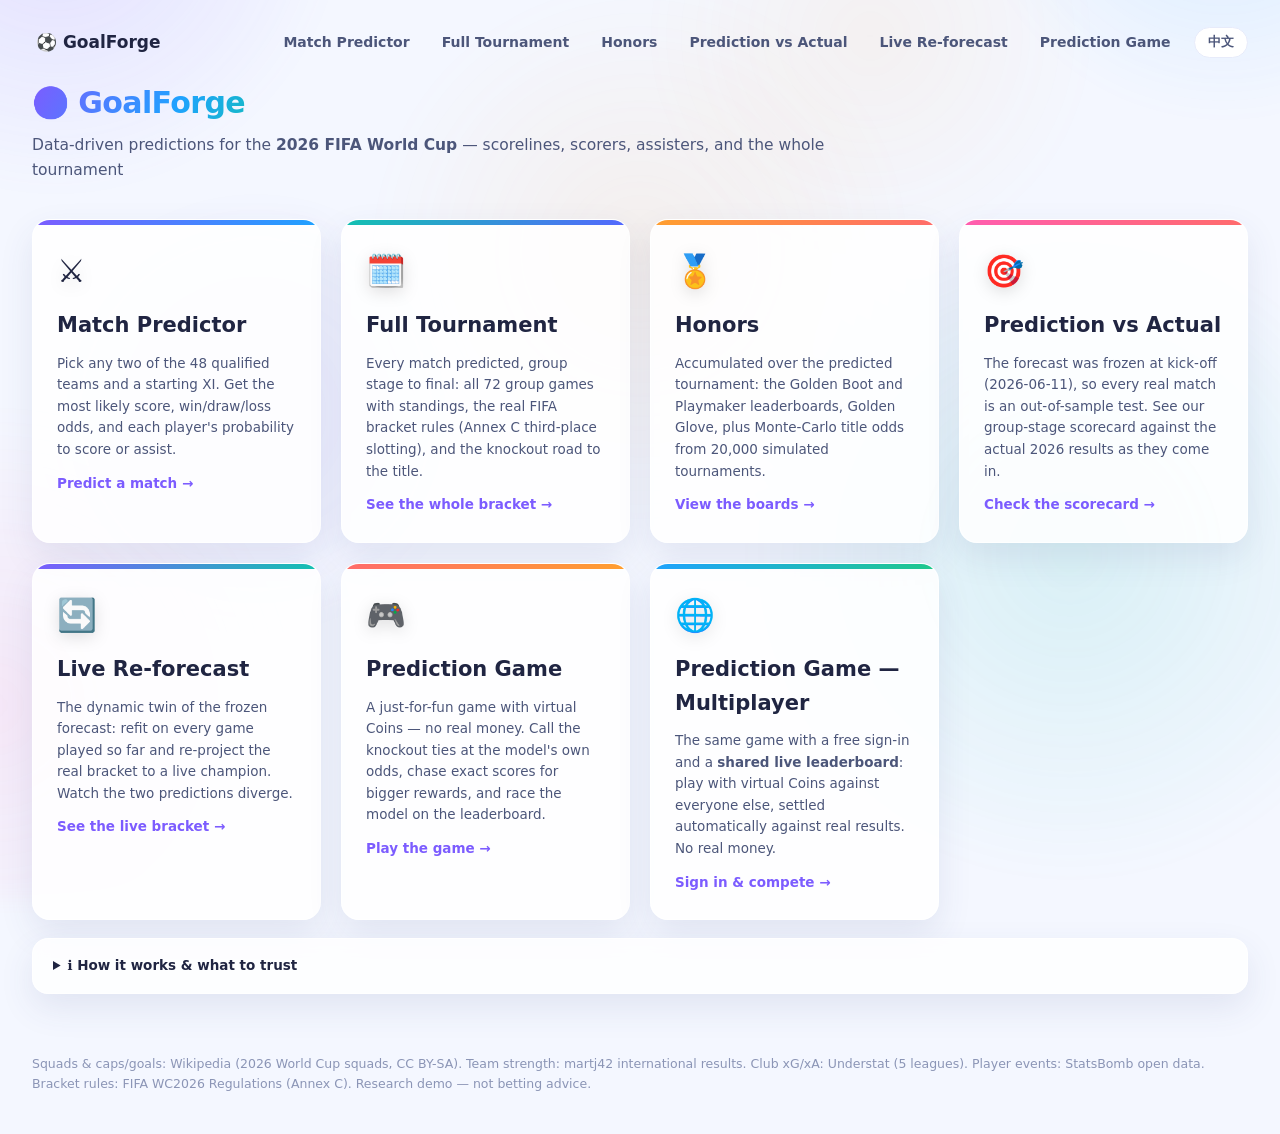
<file: public/index.html>
<!doctype html>
<html lang="en">
<head>
  <meta charset="utf-8"/>
  <meta name="viewport" content="width=device-width, initial-scale=1"/>
  <title>GoalForge ⚽ — 2026 World Cup Predictions</title>
  <link rel="stylesheet" href="style.css"/>
</head>
<body>
  <header>
    <nav class="nav">
      <a class="brand" href="/">⚽ GoalForge</a>
      <a href="match.html">Match Predictor</a>
      <a href="tournament.html">Full Tournament</a>
      <a href="honors.html">Honors</a>
      <a href="compare.html">Prediction vs Actual</a>
      <a href="live.html">Live Re-forecast</a>
      <a href="game.html">Prediction Game</a>
    </nav>
    <h1><span class="grad-text">⚽ GoalForge</span></h1>
    <p class="sub" data-i18n="sub.index">Data-driven predictions for the <b>2026 FIFA World Cup</b> — scorelines, scorers, assisters, and the whole tournament</p>
  </header>

  <main>
    <div class="home-cards">
      <a class="home-card" href="match.html">
        <div class="hc-emoji">⚔️</div>
        <h2>Match Predictor</h2>
        <p>Pick any two of the 48 qualified teams and a starting XI. Get the most likely score,
           win/draw/loss odds, and each player's probability to score or assist.</p>
        <span class="hc-go">Predict a match →</span>
      </a>
      <a class="home-card" href="tournament.html">
        <div class="hc-emoji">🗓️</div>
        <h2>Full Tournament</h2>
        <p>Every match predicted, group stage to final: all 72 group games with standings, the
           real FIFA bracket rules (Annex C third-place slotting), and the knockout road to the title.</p>
        <span class="hc-go">See the whole bracket →</span>
      </a>
      <a class="home-card" href="honors.html">
        <div class="hc-emoji">🏅</div>
        <h2>Honors</h2>
        <p>Accumulated over the predicted tournament: the Golden Boot and Playmaker leaderboards,
           Golden Glove, plus Monte-Carlo title odds from 20,000 simulated tournaments.</p>
        <span class="hc-go">View the boards →</span>
      </a>
      <a class="home-card" href="compare.html">
        <div class="hc-emoji">🎯</div>
        <h2>Prediction vs Actual</h2>
        <p>The forecast was frozen at kick-off (2026-06-11), so every real match is an out-of-sample
           test. See our group-stage scorecard against the actual 2026 results as they come in.</p>
        <span class="hc-go">Check the scorecard →</span>
      </a>
      <a class="home-card" href="live.html">
        <div class="hc-emoji">🔄</div>
        <h2>Live Re-forecast</h2>
        <p>The dynamic twin of the frozen forecast: refit on every game played so far and
           re-project the real bracket to a live champion. Watch the two predictions diverge.</p>
        <span class="hc-go">See the live bracket →</span>
      </a>
      <a class="home-card" href="game.html">
        <div class="hc-emoji">🎮</div>
        <h2>Prediction Game</h2>
        <p>A just-for-fun game with virtual Coins — no real money. Call the knockout ties at the
           model's own odds, chase exact scores for bigger rewards, and race the model on the leaderboard.</p>
        <span class="hc-go">Play the game →</span>
      </a>
      <a class="home-card" href="game-online.html">
        <div class="hc-emoji">🌐</div>
        <h2>Prediction Game — Multiplayer</h2>
        <p>The same game with a free sign-in and a <b>shared live leaderboard</b>: play with virtual
           Coins against everyone else, settled automatically against real results. No real money.</p>
        <span class="hc-go">Sign in &amp; compete →</span>
      </a>
    </div>

    <details class="method">
      <summary>ℹ️ How it works &amp; what to trust</summary>
      <div class="mnote">
        <p>Win/draw/loss odds come from a 50/50 blend of a time-decayed <b>Dixon-Coles</b> model and a
        <b>gradient-boosting</b> outcome model — the lowest-error combination in a walk-forward
        bake-off over 11 major tournaments (2014-2024). Scorelines and player scoring/assist
        attribution stay Dixon-Coles, with player rates blending international records, club xG/xA,
        and position priors. The full-tournament page walks the single <b>most likely path</b>
        through the real 2026 format; the honors page adds <b>Monte-Carlo</b> probabilities from
        thousands of simulated tournaments. Hosts get a deliberately down-weighted home edge.
        Every layer is trained only on data from before the tournament kicked off (2026-06-11) —
        a genuine pre-tournament forecast, not betting advice.</p>
      </div>
    </details>
  </main>

  <footer>
    Squads &amp; caps/goals: Wikipedia (2026 World Cup squads, CC BY-SA). Team strength: martj42
    international results. Club xG/xA: Understat (5 leagues). Player events: StatsBomb open data.
    Bracket rules: FIFA WC2026 Regulations (Annex C). Research demo — not betting advice.
  </footer>
  <script src="i18n.js"></script>
</body>
</html>
</file>
<file: public/style.css>
/* ============================================================================
   GoalForge — bright, colourful, soft theme
   Light base + slow pastel mesh background, frosted white cards, gradient
   accents, and gentle entry / hover / bar animations across every page.
   ============================================================================ */
:root {
  --bg: #f4f7ff;
  --ink: #202542;
  --ink-soft: #4c567a;
  --mut: #8b95b6;
  --line: #e7ebfa;
  --card: #ffffff;

  --violet: #7c5cff;  --indigo: #5566ff;  --sky: #1fa2ff;
  --teal: #12c2b0;    --green: #1fc98a;   --amber: #ff9f2e;
  --coral: #ff6b6b;   --pink: #ff5db1;    --gold: #f7b733;

  --grad: linear-gradient(135deg, var(--violet), var(--sky));
  --grad-warm: linear-gradient(135deg, var(--amber), var(--coral));
  --grad-cool: linear-gradient(135deg, var(--teal), var(--indigo));
  --grad-festive: linear-gradient(120deg, #7c5cff, #1fa2ff 35%, #12c2b0 60%, #ff9f2e 85%, #ff5db1);

  --shadow-sm: 0 2px 10px rgba(60,72,130,.06);
  --shadow: 0 14px 34px rgba(60,72,130,.10);
  --shadow-lg: 0 24px 60px rgba(60,72,130,.18);
  --radius: 16px;
  --maxw: 1480px;              /* desktop-first: fill wide monitors instead of a narrow column */
}
* { box-sizing: border-box; }
html { scroll-behavior: smooth; }
body {
  margin: 0; color: var(--ink); background: var(--bg);
  font: 15.5px/1.6 "Segoe UI", system-ui, -apple-system, Roboto, "Helvetica Neue", sans-serif;
  -webkit-font-smoothing: antialiased; position: relative; overflow-x: hidden; min-height: 100vh;
}
/* --- animated pastel mesh background (no HTML / no external assets) --- */
body::before, body::after {
  content: ""; position: fixed; inset: -20% -10% auto -10%; height: 120vh; z-index: -1;
  pointer-events: none; filter: blur(10px); opacity: .55;
}
body::before {
  background:
    radial-gradient(38vw 38vw at 12% 8%, rgba(124,92,255,.28), transparent 60%),
    radial-gradient(34vw 34vw at 88% 4%, rgba(31,162,255,.24), transparent 60%),
    radial-gradient(42vw 42vw at 78% 68%, rgba(18,194,176,.22), transparent 62%),
    radial-gradient(40vw 40vw at 8% 82%, rgba(255,93,177,.18), transparent 60%),
    radial-gradient(36vw 36vw at 50% 40%, rgba(255,159,46,.16), transparent 60%);
  animation: mesh 26s ease-in-out infinite alternate;
}
body::after {
  background: radial-gradient(30vw 30vw at 65% 20%, rgba(255,159,46,.12), transparent 60%),
              radial-gradient(30vw 30vw at 25% 55%, rgba(124,92,255,.12), transparent 60%);
  animation: mesh 34s ease-in-out infinite alternate-reverse;
}
@keyframes mesh {
  0%   { transform: translate3d(0,0,0) scale(1); }
  50%  { transform: translate3d(-3%, 2%, 0) scale(1.08); }
  100% { transform: translate3d(3%, -2%, 0) scale(1.04); }
}
@media (prefers-reduced-motion: reduce) {
  body::before, body::after { animation: none; }
  *, *::before, *::after { animation-duration: .001ms !important; scroll-behavior: auto; }
}

/* --- header & nav --- */
header { padding: 22px 32px 6px; max-width: var(--maxw); margin: 0 auto; }
.nav { display: flex; gap: 6px; align-items: center; flex-wrap: wrap; margin-bottom: 16px;
       font-size: 14px; font-weight: 600; }
.nav a { color: var(--ink-soft); text-decoration: none; padding: 7px 13px; border-radius: 999px;
         transition: background .18s, color .18s, box-shadow .18s; }
.nav a:hover { color: var(--ink); background: rgba(124,92,255,.10); }
.nav a.active { color: #fff; background: var(--grad); box-shadow: 0 6px 16px rgba(124,92,255,.35); }
.nav .brand { color: var(--ink); font-weight: 800; font-size: 17px; margin-right: auto; padding-left: 4px; }
.nav .brand:hover { background: transparent; }
h1 { margin: 0; font-size: 30px; font-weight: 800; letter-spacing: -.02em; }
.grad-text { background: var(--grad-festive); -webkit-background-clip: text; background-clip: text;
             color: transparent; background-size: 200% auto; animation: shine 8s linear infinite; }
@keyframes shine { to { background-position: 200% center; } }
.sub { margin: 6px 0 0; color: var(--ink-soft); max-width: 820px; }
main { max-width: var(--maxw); margin: 0 auto; padding: 12px 32px 52px; }
h2 { margin: 4px 0 14px; font-size: 21px; font-weight: 750; display: flex; align-items: center; gap: 8px; }
h3 { margin: 12px 0 6px; font-size: 13px; color: var(--mut); text-transform: uppercase;
     letter-spacing: .05em; font-weight: 700; }

/* --- generic surfaces --- */
.card, .controls, .results, .forecast, .method, .statstrip {
  background: rgba(255,255,255,.82); backdrop-filter: blur(8px);
  border: 1px solid rgba(255,255,255,.75); box-shadow: var(--shadow);
  border-radius: var(--radius); padding: 20px 22px; margin-top: 18px;
  animation: fadeUp .55s cubic-bezier(.2,.8,.2,1) both;
}
.card { position: relative; overflow: hidden; }
.card::before { content: ""; position: absolute; inset: 0 0 auto 0; height: 4px; background: var(--grad-festive); }
.results.hidden, .forecast.hidden { display: none; }
@keyframes fadeUp { from { opacity: 0; transform: translateY(16px); } to { opacity: 1; transform: none; } }
.reveal { animation: fadeUp .5s cubic-bezier(.2,.8,.2,1) both; }
.hint { color: var(--mut); font-size: 12.5px; margin: 8px 0 0; }
.err { color: var(--coral); font-weight: 600; }
.mut { color: var(--mut); }
.pill { display: inline-block; padding: 2px 12px; border-radius: 999px; font-size: 12px; font-weight: 600; }
.pill-soft { background: rgba(124,92,255,.12); color: var(--violet); }
.tag { font-size: 10px; font-weight: 800; padding: 1px 7px; border-radius: 999px; vertical-align: middle;
       text-transform: uppercase; letter-spacing: .03em; }
.tag-adv { background: rgba(31,201,138,.16); color: #12a06c; }

/* --- home hub --- */
.home-cards { display: grid; grid-template-columns: repeat(auto-fit, minmax(236px, 1fr)); gap: 20px; margin-top: 18px; }
.home-card { position: relative; display: flex; flex-direction: column; gap: 8px; overflow: hidden;
  background: rgba(255,255,255,.86); border: 1px solid rgba(255,255,255,.7); border-radius: 18px;
  padding: 26px 24px; color: var(--ink); text-decoration: none; box-shadow: var(--shadow);
  transition: transform .2s cubic-bezier(.2,.8,.2,1), box-shadow .2s; animation: fadeUp .6s both; }
.home-card::before { content: ""; position: absolute; inset: 0 0 auto 0; height: 5px; }
.home-card:nth-child(1)::before { background: var(--grad); }
.home-card:nth-child(2)::before { background: var(--grad-cool); }
.home-card:nth-child(3)::before { background: var(--grad-warm); }
.home-card:nth-child(4)::before { background: linear-gradient(135deg, var(--pink), var(--coral)); }
.home-card:nth-child(5)::before { background: linear-gradient(135deg, var(--violet), var(--teal)); }
.home-card:nth-child(6)::before { background: linear-gradient(135deg, var(--coral), var(--amber)); }
.home-card:nth-child(7)::before { background: linear-gradient(135deg, var(--sky), var(--green)); }
.home-card:nth-child(7) { animation-delay: .42s; }
.home-card:nth-child(2) { animation-delay: .07s; }
.home-card:nth-child(3) { animation-delay: .14s; }
.home-card:nth-child(4) { animation-delay: .21s; }
.home-card:nth-child(5) { animation-delay: .28s; }
.home-card:nth-child(6) { animation-delay: .35s; }
.home-card:nth-child(5) { animation-delay: .28s; }
.home-card:hover { transform: translateY(-6px); box-shadow: var(--shadow-lg); }
.home-card h2 { margin: 4px 0 2px; }
.home-card p { color: var(--ink-soft); font-size: 13.5px; margin: 0; }
.hc-emoji { font-size: 32px; filter: drop-shadow(0 4px 8px rgba(0,0,0,.12)); }
.hc-go { color: var(--violet); font-weight: 700; font-size: 13.5px; margin-top: 4px; }
@media (max-width: 860px) { .home-cards { grid-template-columns: 1fr; } }

/* --- match predictor --- */
.teampick { display: flex; align-items: flex-end; gap: 14px; flex-wrap: wrap; }
.teampick label { display: flex; flex-direction: column; gap: 5px; color: var(--ink-soft);
                  font-size: 13px; font-weight: 600; }
.vs { padding-bottom: 9px; color: var(--mut); font-weight: 700; }
select, input[type=range] { background: #fff; color: var(--ink); border: 1.5px solid var(--line);
  border-radius: 10px; padding: 9px 11px; min-width: 200px; font-size: 14px; transition: border-color .15s, box-shadow .15s; }
select:focus { outline: none; border-color: var(--violet); box-shadow: 0 0 0 4px rgba(124,92,255,.15); }
.opts { display: flex; align-items: center; gap: 16px; margin: 16px 0; flex-wrap: wrap; }
.chk { color: var(--ink-soft); display: flex; align-items: center; gap: 8px; font-weight: 600; }
.venue { color: var(--mut); font-size: 13px; }
button { background: var(--grad); color: #fff; border: 0; border-radius: 10px; font-weight: 700;
  padding: 11px 24px; cursor: pointer; font-size: 15px; box-shadow: 0 8px 20px rgba(124,92,255,.32);
  transition: transform .15s, box-shadow .15s, filter .15s; }
button:hover { transform: translateY(-2px); box-shadow: 0 12px 26px rgba(124,92,255,.42); filter: saturate(1.1); }
button:disabled { opacity: .6; cursor: default; transform: none; box-shadow: none; }
.xis { display: grid; grid-template-columns: 1fr 1fr; gap: 18px; margin-top: 6px; }
.xi { display: flex; flex-direction: column; gap: 2px; max-height: 240px; overflow: auto;
  border: 1px solid var(--line); border-radius: 12px; padding: 10px; background: #fbfcff; }
.xi label { display: flex; gap: 8px; align-items: baseline; font-size: 13px; padding: 3px 4px;
  border-radius: 6px; transition: background .12s; }
.xi label:hover { background: rgba(124,92,255,.07); }
.pname { flex: 1; white-space: nowrap; overflow: hidden; text-overflow: ellipsis; }
.pmeta { color: var(--mut); font-size: 11px; white-space: nowrap; }
.benchsep { color: var(--mut); font-size: 11px; text-transform: uppercase; letter-spacing: .05em;
  margin: 10px 0 2px; border-top: 1px dashed var(--line); padding-top: 8px; }
.outcome, .bars { display: flex; flex-direction: column; gap: 7px; }
.obar, .bar { display: grid; grid-template-columns: 150px 1fr 46px; align-items: center; gap: 12px; }
.oname, .lbl { font-size: 13px; white-space: nowrap; overflow: hidden; text-overflow: ellipsis; font-weight: 500; }
.track { background: #eef1fb; border-radius: 999px; height: 15px; overflow: hidden; box-shadow: inset 0 1px 2px rgba(60,72,130,.08); }
.fill { display: block; height: 100%; border-radius: 999px; background: var(--grad);
  transform-origin: left; animation: grow .9s cubic-bezier(.2,.85,.25,1) both; }
@keyframes grow { from { transform: scaleX(0); } to { transform: scaleX(1); } }
.pct { text-align: right; font-variant-numeric: tabular-nums; color: var(--ink-soft); font-size: 13px; font-weight: 700; }
.score { color: var(--ink-soft); margin-top: 10px; }
.score b { color: var(--violet); }
.cols { display: grid; grid-template-columns: 1fr 1fr; gap: 24px; margin-top: 8px; }
@media (max-width: 720px) { .xis, .cols { grid-template-columns: 1fr; }
  .obar, .bar { grid-template-columns: 110px 1fr 42px; } }

/* --- method disclosure --- */
.method { color: var(--ink-soft); padding: 4px 20px; }
.method summary { cursor: pointer; padding: 12px 0; font-size: 13.5px; color: var(--ink); font-weight: 650; }
.method ul { margin: 6px 0; padding-left: 18px; font-size: 13px; }
.method li { margin: 3px 0; }
.mnote { font-size: 13px; line-height: 1.6; }
.mnote a { color: var(--violet); }

/* --- tournament page --- */
.groups-grid { display: grid; grid-template-columns: repeat(auto-fill, minmax(330px, 1fr)); gap: 18px; }
.gcard { background: rgba(255,255,255,.9); border: 1px solid var(--line); border-radius: 14px;
  padding: 15px 18px; box-shadow: var(--shadow-sm); animation: fadeUp .5s both;
  transition: transform .18s, box-shadow .18s; }
.gcard:hover { transform: translateY(-3px); box-shadow: var(--shadow); }
.gcard h3 { margin: 0 0 10px; color: var(--ink); font-size: 15px; text-transform: none; letter-spacing: 0; }
.gtable { width: 100%; border-collapse: collapse; font-size: 13.5px; }
.gtable th { color: var(--mut); font-weight: 600; text-align: left; padding: 2px 6px; }
.gtable td { padding: 4px 6px; border-top: 1px solid var(--line); white-space: nowrap; }
.gtable .tname { overflow: hidden; text-overflow: ellipsis; max-width: 130px; font-weight: 500; }
.gtable tr.adv td { background: linear-gradient(90deg, rgba(31,201,138,.14), transparent); }
.gtable tr.third-adv td { background: linear-gradient(90deg, rgba(31,162,255,.16), transparent); }
.adv-key { color: var(--green); font-size: 12px; margin-left: 8px; font-weight: 600; }
.third-key { color: var(--sky); font-size: 12px; margin-left: 6px; font-weight: 600; }
.gmatches { margin-top: 10px; display: flex; flex-direction: column; gap: 3px; }
.mrow, .krow { display: grid; grid-template-columns: 1fr 54px 1fr auto; gap: 6px; font-size: 12.5px;
  padding: 3px 0; align-items: baseline; }
.mteam.h { text-align: right; } .mteam.a { text-align: left; }
.mscore { text-align: center; font-variant-numeric: tabular-nums; font-weight: 700;
  color: #fff; background: var(--grad-cool); border-radius: 6px; padding: 1px 0; font-size: 12px; }
.thirds-row { display: flex; flex-wrap: wrap; gap: 9px; }
.chip { border: 1.5px solid var(--line); border-radius: 999px; padding: 5px 13px; font-size: 12.5px;
  background: #fff; transition: transform .15s; }
.chip:hover { transform: translateY(-2px); }
.chip em { color: var(--mut); font-style: normal; }
.chip-adv { border-color: var(--green); background: rgba(31,201,138,.10); color: #12a06c; font-weight: 600; }
.chip-out { opacity: .5; }
.kround { margin: 16px 0; }
.krow { max-width: 580px; }
.kwin { color: var(--green); font-weight: 800; }
.kid { font-size: 11px; color: var(--mut); }
.champ { margin-top: 18px; font-size: 19px; font-weight: 700; padding: 14px 18px; border-radius: 14px;
  background: var(--grad-festive); color: #fff; box-shadow: var(--shadow); }
.champ b { font-weight: 850; }

/* --- honors boards --- */
.board-cols { display: grid; grid-template-columns: 1fr 1fr; gap: 24px; }
.btable { width: 100%; border-collapse: collapse; font-size: 13px; }
.btable th { color: var(--mut); font-weight: 600; text-align: left; padding: 4px 7px; }
.btable td { padding: 5px 7px; border-top: 1px solid var(--line); }
.btable tbody tr:hover td { background: rgba(124,92,255,.06); }
.btable td.num { text-align: right; font-variant-numeric: tabular-nums; }
.btable td.num b { color: var(--violet); }
.fccols { display: grid; grid-template-columns: 1fr 1fr 1fr; gap: 24px; }
.fcmeta { font-size: 13px; color: var(--mut); font-weight: 500; }
@media (max-width: 760px) { .fccols, .board-cols { grid-template-columns: 1fr; } }

/* --- compare page: stat tiles --- */
.statstrip { display: grid; grid-template-columns: repeat(5, 1fr); gap: 14px; background: transparent;
  border: 0; box-shadow: none; padding: 0; backdrop-filter: none; }
.tile { position: relative; overflow: hidden; background: #fff; border: 1px solid rgba(255,255,255,.7);
  border-radius: 16px; padding: 16px 16px 15px; box-shadow: var(--shadow); animation: fadeUp .5s both; }
.tile::before { content: ""; position: absolute; inset: 0 0 auto 0; height: 4px; }
.statstrip .tile:nth-child(2) { animation-delay: .06s; }
.statstrip .tile:nth-child(3) { animation-delay: .12s; }
.statstrip .tile:nth-child(4) { animation-delay: .18s; }
.statstrip .tile:nth-child(5) { animation-delay: .24s; }
.tile-emoji { font-size: 20px; }
.tile-big { font-size: 30px; font-weight: 850; letter-spacing: -.02em; line-height: 1.1; margin: 4px 0 2px; }
.tile-label { font-size: 12.5px; font-weight: 700; color: var(--ink); }
.tile-sub { font-size: 11.5px; color: var(--mut); margin-top: 2px; }
.tile-violet::before { background: var(--grad); }         .tile-violet .tile-big { color: var(--violet); }
.tile-sky::before { background: linear-gradient(135deg,var(--sky),var(--indigo)); } .tile-sky .tile-big { color: var(--sky); }
.tile-teal::before { background: var(--grad-cool); }      .tile-teal .tile-big { color: var(--teal); }
.tile-amber::before { background: var(--grad-warm); }     .tile-amber .tile-big { color: var(--amber); }
.tile-green::before { background: linear-gradient(135deg,var(--green),var(--teal)); } .tile-green .tile-big { color: var(--green); }
.tile-coral::before { background: linear-gradient(135deg,var(--coral),var(--pink)); } .tile-coral .tile-big { color: var(--coral); }
@media (max-width: 900px) { .statstrip { grid-template-columns: repeat(2, 1fr); } }

.champ-line { font-size: 15px; color: var(--ink-soft); line-height: 1.6; }
.champ-line .alive { color: var(--green); font-weight: 700; }
.champ-line .dead { color: var(--coral); font-weight: 700; }

/* --- compare: side-by-side tables + match rows --- */
.cmp-tables { display: grid; grid-template-columns: 1fr 1fr; gap: 12px; }
.cmp-cap { font-size: 11px; font-weight: 700; text-transform: uppercase; letter-spacing: .04em;
  margin-bottom: 4px; padding: 2px 8px; border-radius: 6px; display: inline-block; }
.cap-pred { background: rgba(124,92,255,.12); color: var(--violet); }
.cap-real { background: rgba(31,201,138,.14); color: #12a06c; }
.cmp-table { width: 100%; border-collapse: collapse; font-size: 11.5px; }
.cmp-table th { color: var(--mut); font-weight: 600; text-align: left; padding: 1px 4px; }
.cmp-table td { padding: 3px 4px; border-top: 1px solid var(--line); }
.cmp-table .rk { color: var(--mut); width: 14px; }
.cmp-table .tn { white-space: nowrap; overflow: hidden; text-overflow: ellipsis; max-width: 108px; }
.cmp-table tr.row-top2 td { background: rgba(124,92,255,.05); }
.cmp-table tr.row-adv td { background: linear-gradient(90deg, rgba(31,201,138,.14), transparent); }
.cmp-matches { margin-top: 12px; display: flex; flex-direction: column; gap: 4px; }
.cmp-row { display: grid; grid-template-columns: 1fr auto 1fr auto; gap: 8px; align-items: center;
  font-size: 12.5px; padding: 4px 8px; border-radius: 8px; background: #fbfcff; border: 1px solid var(--line); }
.cmp-row.is-pending { opacity: .6; }
.cmp-home { text-align: right; font-weight: 500; white-space: nowrap; overflow: hidden; text-overflow: ellipsis; }
.cmp-away { text-align: left; font-weight: 500; white-space: nowrap; overflow: hidden; text-overflow: ellipsis; }
.cmp-scores { display: inline-flex; align-items: center; gap: 6px; }
.sc { font-variant-numeric: tabular-nums; font-weight: 700; border-radius: 6px; padding: 1px 7px; font-size: 12px; }
.sc-pred { background: rgba(124,92,255,.10); color: var(--violet); }
.sc-real { background: var(--grad-cool); color: #fff; }
.sc-pending { background: #eef1fb; color: var(--mut); }
.sc-vs { color: var(--mut); font-size: 11px; }
.badge { font-size: 10.5px; font-weight: 800; padding: 2px 9px; border-radius: 999px; white-space: nowrap;
  justify-self: end; }
.badge-exact { background: rgba(31,201,138,.18); color: #0f9c68; }
.badge-ok { background: rgba(31,162,255,.16); color: #0d7fd1; }
.badge-miss { background: rgba(255,107,107,.16); color: #e0484b; }
.badge-pending { background: #eef1fb; color: var(--mut); }
.ko-list { display: flex; flex-direction: column; gap: 6px; max-width: 640px; }
.ko-row { grid-template-columns: 1fr auto 1fr auto; }
@media (max-width: 640px) { .cmp-tables { grid-template-columns: 1fr; } }

footer { max-width: var(--maxw); margin: 0 auto; padding: 8px 32px 40px; color: var(--mut); font-size: 12.5px; }

/* ============================================================================
   Tabbed views: view-tabs, group selector, single-group detail, visual bracket
   (Full Tournament + Prediction vs Actual). Desktop-first, roomy.
   ============================================================================ */
.viewtabs { display: flex; gap: 10px; margin: 8px 0 2px; flex-wrap: wrap; }
.viewtab { font-size: 15px; font-weight: 700; color: var(--ink-soft); background: rgba(255,255,255,.7);
  border: 1.5px solid var(--line); border-radius: 12px; padding: 10px 20px; cursor: pointer;
  transition: transform .15s, box-shadow .15s, color .15s, border-color .15s; }
.viewtab:hover { transform: translateY(-2px); color: var(--ink); }
.viewtab.active { color: #fff; background: var(--grad); border-color: transparent;
  box-shadow: 0 8px 20px rgba(124,92,255,.32); }

.gsel { display: flex; gap: 7px; flex-wrap: wrap; align-items: center; margin: 4px 0 2px; }
.gsel .gsel-lbl { font-size: 13px; color: var(--mut); font-weight: 600; margin-right: 4px; }
.gpill { font-size: 14px; font-weight: 700; color: var(--ink-soft); background: #fff;
  border: 1.5px solid var(--line); border-radius: 10px; min-width: 40px; text-align: center;
  padding: 8px 12px; cursor: pointer; transition: transform .14s, box-shadow .14s, color .14s, border-color .14s; }
.gpill:hover { transform: translateY(-2px); color: var(--ink); border-color: var(--violet); }
.gpill.active { color: #fff; background: var(--grad-cool); border-color: transparent;
  box-shadow: 0 6px 16px rgba(18,194,176,.3); }

.view { animation: fadeUp .45s cubic-bezier(.2,.8,.2,1) both; }
.view[hidden] { display: none; }

/* clickable overview mini-cards */
.gcard.clickable { cursor: pointer; }
.gcard.clickable:hover { border-color: var(--violet); }
.gcard .gc-head { display: flex; justify-content: space-between; align-items: baseline; }
.gc-go { font-size: 12px; color: var(--violet); font-weight: 700; opacity: 0; transition: opacity .15s; }
.gcard.clickable:hover .gc-go { opacity: 1; }

/* --- single-group detail (roomy) --- */
.grp-detail { display: grid; grid-template-columns: minmax(360px, 460px) 1fr; gap: 28px; align-items: start; }
@media (max-width: 900px) { .grp-detail { grid-template-columns: 1fr; } }
.grp-back { display: inline-flex; align-items: center; gap: 6px; font-size: 14px; font-weight: 700;
  color: var(--violet); background: none; border: 0; cursor: pointer; padding: 4px 0; margin-bottom: 6px; }
.grp-title { font-size: 26px; font-weight: 800; margin: 0 0 12px; }
.standings { width: 100%; border-collapse: collapse; font-size: 15px; }
.standings th { color: var(--mut); font-weight: 600; text-align: left; padding: 7px 10px; font-size: 12.5px;
  text-transform: uppercase; letter-spacing: .03em; border-bottom: 2px solid var(--line); }
.standings td { padding: 9px 10px; border-top: 1px solid var(--line); white-space: nowrap; }
.standings .s-rank { color: var(--mut); font-weight: 700; width: 20px; }
.standings .s-team { font-weight: 650; }
.standings .s-pts { font-weight: 800; color: var(--ink); }
.standings tr.adv td { background: linear-gradient(90deg, rgba(31,201,138,.14), transparent 80%); }
.standings tr.third-adv td { background: linear-gradient(90deg, rgba(31,162,255,.16), transparent 80%); }
.standings tr.adv .s-team::after { content: "▲"; color: var(--green); font-size: 9px; margin-left: 6px; vertical-align: middle; }

.match-grid { display: grid; grid-template-columns: 1fr 1fr; gap: 12px; }
@media (max-width: 620px) { .match-grid { grid-template-columns: 1fr; } }
.mcard { background: #fff; border: 1px solid var(--line); border-radius: 12px; padding: 12px 14px;
  box-shadow: var(--shadow-sm); animation: fadeUp .4s both; }
.mcard-row { display: grid; grid-template-columns: 1fr auto 1fr; align-items: center; gap: 10px; }
.mc-team { font-size: 14.5px; font-weight: 600; }
.mc-team.h { text-align: right; } .mc-team.a { text-align: left; }
.mc-score { font-variant-numeric: tabular-nums; font-weight: 800; color: #fff; font-size: 15px;
  background: var(--grad-cool); border-radius: 8px; padding: 4px 12px; min-width: 54px; text-align: center; }
.mc-score.sc-real { background: var(--grad-cool); } .mc-score.sc-pred { background: rgba(124,92,255,.12); color: var(--violet); }
.mc-prob { display: flex; height: 8px; border-radius: 999px; overflow: hidden; margin-top: 10px; box-shadow: inset 0 1px 2px rgba(60,72,130,.1); }
.mc-prob i { display: block; height: 100%; }
.mc-prob .ph { background: var(--violet); } .mc-prob .pd { background: #cfd6ee; } .mc-prob .pa { background: var(--teal); }
.mc-plabels { display: flex; justify-content: space-between; font-size: 11px; color: var(--mut); margin-top: 4px; }
.mc-badge { margin-top: 8px; text-align: center; }

/* --- visual knockout bracket --- */
.bracket-wrap { overflow-x: auto; padding: 8px 4px 16px; }
.bracket { display: flex; gap: 0; min-width: 1180px; }
.bkcol { display: flex; flex-direction: column; justify-content: space-around; flex: 1 1 0; padding: 0 10px; min-width: 190px; }
.bkcol-h { font-size: 12px; font-weight: 800; text-transform: uppercase; letter-spacing: .05em;
  color: var(--mut); text-align: center; margin-bottom: 6px; }
.bkmatch { position: relative; margin: 7px 0; }
.bkmatch.bk-connect::after { content: ""; position: absolute; right: -10px; top: 50%; width: 10px; height: 2px;
  background: var(--line); }
.bkpair { position: relative; }
.bkpair::after { content: ""; position: absolute; right: -10px; width: 2px; background: var(--line); }
.bkbox { background: #fff; border: 1.5px solid var(--line); border-radius: 10px; overflow: hidden;
  box-shadow: var(--shadow-sm); animation: fadeUp .4s both; }
.bkteam { display: flex; justify-content: space-between; align-items: center; gap: 8px; padding: 6px 11px;
  font-size: 13.5px; font-weight: 600; }
.bkteam + .bkteam { border-top: 1px solid var(--line); }
.bkteam .bk-nm { white-space: nowrap; overflow: hidden; text-overflow: ellipsis; }
.bkteam .bk-sc { font-variant-numeric: tabular-nums; color: var(--mut); font-weight: 700; min-width: 16px; text-align: right; }
.bkteam .bk-pk { color: var(--violet); font-size: 10px; margin-left: 3px; font-weight: 800; }
.bkteam.win .bk-pk { color: var(--green); }
.bk-note { font-size: 9.5px; color: var(--mut); text-align: center; padding: 3px 0 2px;
  border-top: 1px dashed var(--line); text-transform: uppercase; letter-spacing: .04em; }
.bkteam.win { color: var(--ink); }
.bkteam.win .bk-nm::before { content: "▸ "; color: var(--green); font-weight: 800; }
.bkteam.win .bk-sc { color: var(--green); }
.bkteam.lose { color: var(--mut); }
.bkteam.tbd { color: #b9c1dd; font-style: italic; font-weight: 500; }
.bkbox.bk-live { border-color: var(--teal); box-shadow: 0 0 0 3px rgba(18,194,176,.14); }
.bkbox.bk-pred { border-style: dashed; border-color: #cbb8ff; background: rgba(124,92,255,.035); }
.bkbox.bk-champ { border-color: var(--gold); box-shadow: 0 0 0 3px rgba(247,183,51,.25); }
.bk-final-wrap { display: flex; flex-direction: column; align-items: center; justify-content: center; gap: 12px; }
.bk-trophy { font-size: 40px; filter: drop-shadow(0 6px 12px rgba(0,0,0,.15)); }
.bk-champ-name { font-size: 20px; font-weight: 850; text-align: center; }
.bk-champ-name .lbl { display: block; font-size: 11px; font-weight: 700; color: var(--mut);
  text-transform: uppercase; letter-spacing: .06em; margin-bottom: 2px; }
.bracket-legend { display: flex; gap: 18px; flex-wrap: wrap; font-size: 12.5px; color: var(--mut); margin-top: 4px; }
.bracket-legend b { color: var(--ink); font-weight: 700; }
.cmp-matches-grid { display: grid; grid-template-columns: 1fr 1fr; gap: 8px; }
@media (max-width: 760px) { .cmp-matches-grid { grid-template-columns: 1fr; } }

/* ---------------- Prediction Game ---------------- */
.gm-wallet { grid-template-columns: repeat(4, 1fr); }
.gm-controls { display: flex; align-items: flex-end; gap: 16px; flex-wrap: wrap; }
.gm-lbl { display: flex; flex-direction: column; gap: 5px; color: var(--ink-soft); font-weight: 600; font-size: 13px; }
.gm-reset { background: #fff; color: var(--ink-soft); border: 1.5px solid var(--line); box-shadow: none; padding: 9px 15px; }
.gm-reset:hover { border-color: var(--coral); color: var(--coral); transform: none; box-shadow: none; filter: none; }

.gm-board { display: flex; flex-direction: column; gap: 10px; }
.gm-rank { display: grid; grid-template-columns: 34px 120px 1fr auto; align-items: center; gap: 10px;
  padding: 12px 16px; border-radius: 14px; background: #fff; border: 1px solid var(--line); }
.gm-lead { background: linear-gradient(135deg, rgba(124,92,255,.09), rgba(31,162,255,.07)); border-color: rgba(124,92,255,.3); }
.gm-model { background: repeating-linear-gradient(135deg, rgba(15,23,42,.03), rgba(15,23,42,.03) 10px, rgba(15,23,42,.05) 10px, rgba(15,23,42,.05) 20px); border-style: dashed; }
.gm-model .gm-who { color: var(--mut); }
.gm-medal { font-size: 22px; text-align: center; }
.gm-who { font-weight: 800; color: var(--ink); }
.gm-rsub { color: var(--mut); font-size: 12px; }
.gm-coins { font-weight: 850; font-size: 19px; color: var(--violet); font-variant-numeric: tabular-nums; }
.gm-coins small { font-size: 11px; color: var(--mut); font-weight: 700; }

.gm-grid { display: grid; grid-template-columns: repeat(auto-fill, minmax(310px, 1fr)); gap: 14px; }
.gm-dim { opacity: .72; }
.gm-tie { border: 1px solid var(--line); border-radius: 16px; padding: 14px 15px; background: #fff;
  display: flex; flex-direction: column; gap: 10px; }
.gm-tie-head { font-weight: 750; color: var(--ink); font-size: 14.5px; display: flex; align-items: center; gap: 8px; flex-wrap: wrap; }
.gm-v { color: var(--mut); font-weight: 600; font-size: 12px; }

.gm-form { display: flex; flex-direction: column; gap: 10px; }
.gm-stakerow { display: flex; gap: 14px; flex-wrap: wrap; }
.gm-opt { color: var(--mut); font-weight: 500; font-size: 11px; }
.gm-stake { width: 96px; }
.gm-scorein { display: inline-flex; align-items: center; gap: 6px; }
.gm-scorein input { width: 52px; text-align: center; }
.gm-dash { color: var(--mut); font-weight: 700; }
.gm-picks { display: grid; grid-template-columns: 1fr 1fr; gap: 10px; }
.gm-pick { display: flex; flex-direction: column; align-items: flex-start; gap: 2px; text-align: left;
  padding: 10px 13px; font-size: 13.5px; line-height: 1.2; }
.gm-pick small { font-weight: 600; opacity: .92; font-size: 11px; }

/* ---- sign up / log in card ---- */
.gm-auth { max-width: 460px; margin: 22px auto; padding: 34px 34px 30px; }
.gm-auth-tabs { display: grid; grid-template-columns: 1fr 1fr; gap: 6px; padding: 5px;
  background: var(--wash, #f1f2f7); border-radius: 14px; margin-bottom: 22px; }
.gm-tab { border: 0; background: transparent; padding: 11px 0; border-radius: 10px; cursor: pointer;
  font-weight: 800; font-size: 15px; color: var(--mut); transition: all .15s; }
.gm-tab-on { background: #fff; color: var(--violet); box-shadow: 0 1px 4px rgba(15,23,42,.1); }
.gm-auth-h { margin: 0 0 4px; font-size: 26px; }
.gm-auth-sub { color: var(--mut); font-size: 13.5px; margin: 0 0 22px; }
.gm-auth-lbl { display: block; font-weight: 700; font-size: 13px; color: var(--ink-soft); margin: 0 0 7px; }
.gm-auth-input { width: 100%; box-sizing: border-box; padding: 15px 16px; font-size: 16px;
  border: 1.5px solid var(--line); border-radius: 12px; background: #fff; transition: border-color .15s; }
.gm-auth-input:focus { outline: none; border-color: var(--violet); }
.gm-auth-btn { width: 100%; box-sizing: border-box; margin-top: 12px; padding: 15px; border-radius: 12px;
  border: 0; cursor: pointer; font-weight: 800; font-size: 15.5px; display: flex; align-items: center;
  justify-content: center; gap: 10px; }
.gm-auth-primary { color: #fff; background: linear-gradient(120deg, var(--violet), #4f8cff); }
.gm-auth-primary:hover { filter: brightness(1.05); }
.gm-auth-google { background: #fff; color: var(--ink); border: 1.5px solid var(--line); }
.gm-auth-google:hover { background: #fafbff; }
.gm-g { display: inline-flex; align-items: center; justify-content: center; width: 20px; height: 20px;
  border-radius: 50%; background: conic-gradient(#ea4335 0 25%, #fbbc05 0 50%, #34a853 0 75%, #4285f4 0);
  color: #fff; font-weight: 900; font-size: 12px; }
.gm-auth-alt { text-align: center; color: var(--mut); font-size: 13.5px; margin: 20px 0 0; }
.gm-auth-alt a { color: var(--violet); font-weight: 800; text-decoration: none; }

.gm-slip { border-radius: 12px; padding: 11px 13px; display: flex; flex-direction: column; gap: 5px; font-size: 13px; color: var(--ink); }
.gm-pending { background: rgba(31,162,255,.09); border: 1px solid rgba(31,162,255,.25); }
.gm-won { background: rgba(31,201,138,.11); border: 1px solid rgba(31,201,138,.3); }
.gm-lost { background: rgba(255,107,107,.09); border: 1px solid rgba(255,107,107,.28); }
.gm-exact { background: linear-gradient(135deg, rgba(255,193,7,.16), rgba(31,201,138,.14)); border-color: rgba(255,193,7,.4); }
.gm-badge { font-weight: 800; font-size: 13px; }
.gm-fine { color: var(--ink-soft); font-size: 12px; }
.gm-pk { color: var(--violet); font-weight: 700; }
.gm-mini { align-self: flex-start; background: #fff; color: var(--ink-soft); border: 1.5px solid var(--line);
  box-shadow: none; padding: 5px 11px; font-size: 12px; border-radius: 8px; }
.gm-mini:hover { border-color: var(--coral); color: var(--coral); transform: none; box-shadow: none; filter: none; }
.gm-ref, .gm-lock { font-size: 13px; color: var(--ink-soft); }
.gm-lock { color: var(--mut); font-style: italic; }
.gm-miss { background: rgba(255,107,107,.16); color: #d9534f; }

/* language toggle in the nav */
.langtoggle { background: #fff; color: var(--ink-soft); border: 1.5px solid var(--line);
  border-radius: 999px; padding: 6px 13px; font-size: 12.5px; font-weight: 800; letter-spacing: .02em;
  box-shadow: none; margin-left: 4px; }
.langtoggle:hover { border-color: var(--violet); color: var(--violet); transform: none;
  box-shadow: none; filter: none; }
</file>
